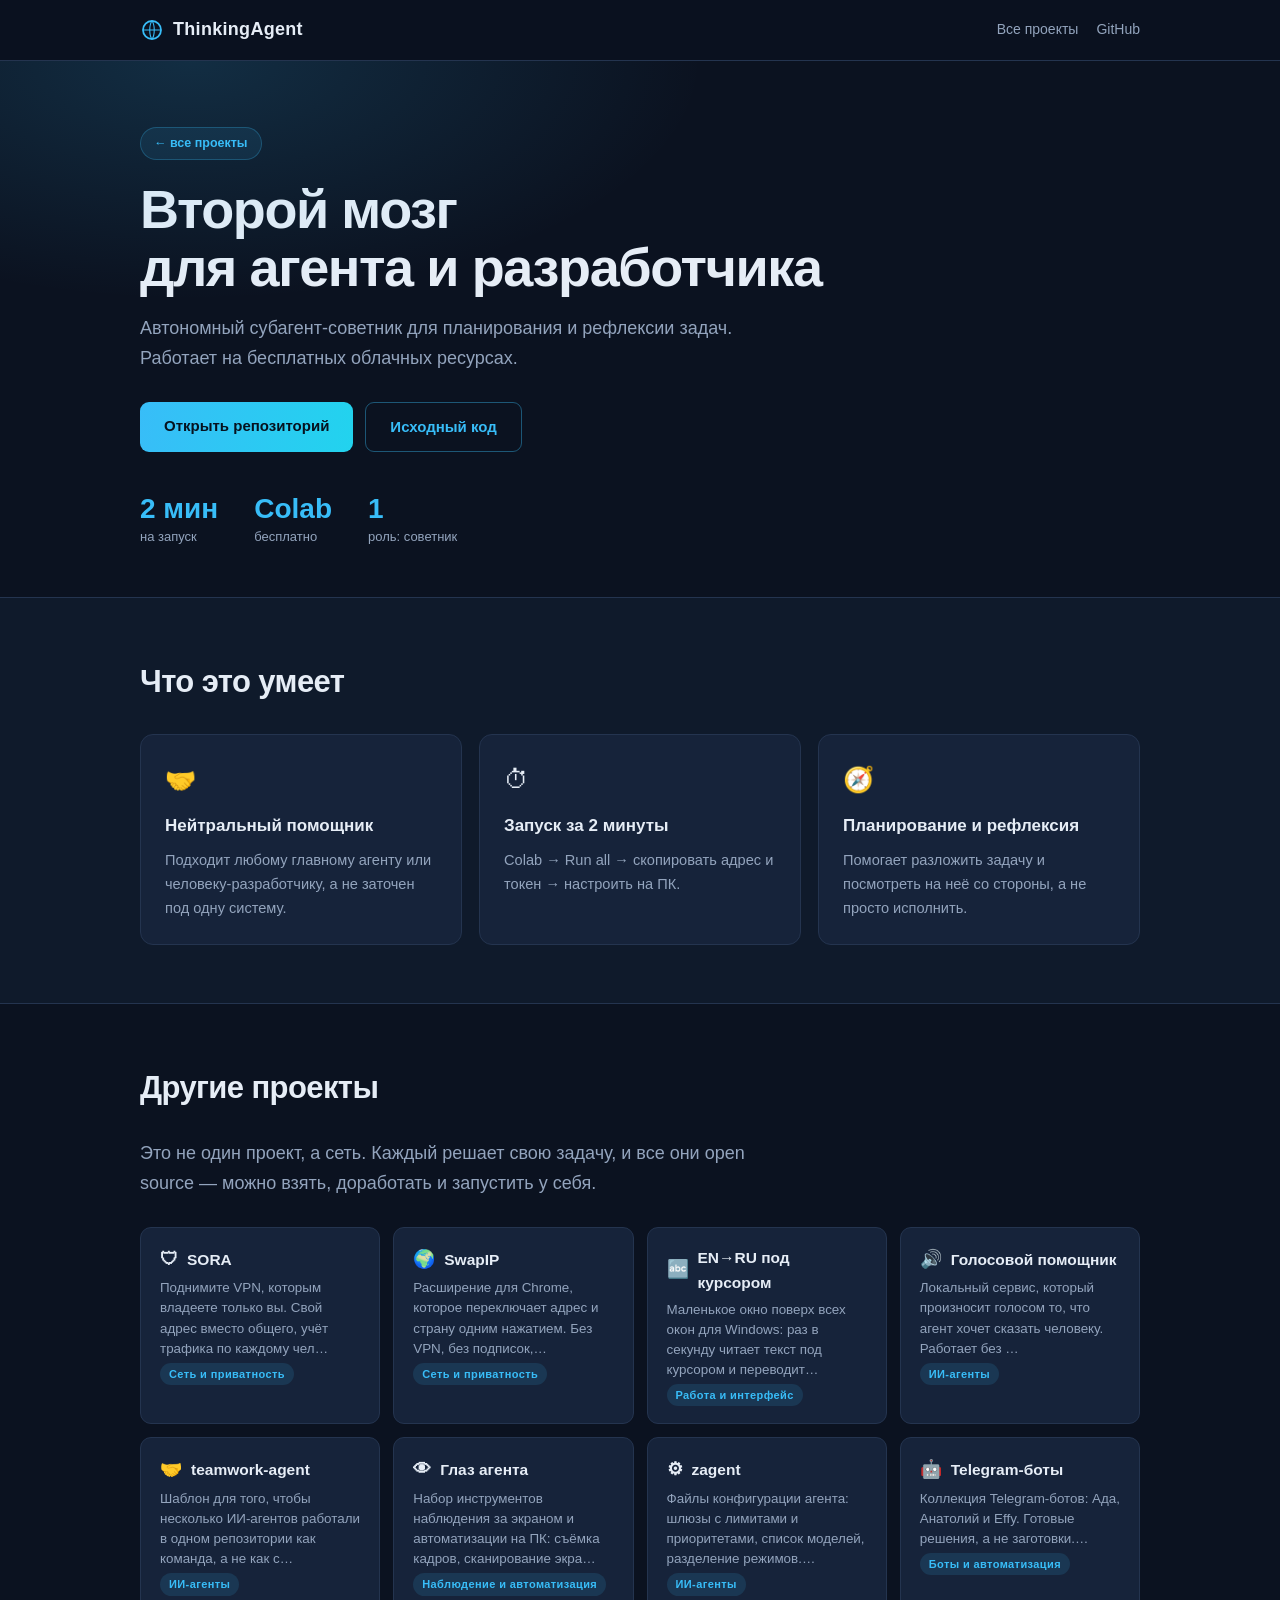
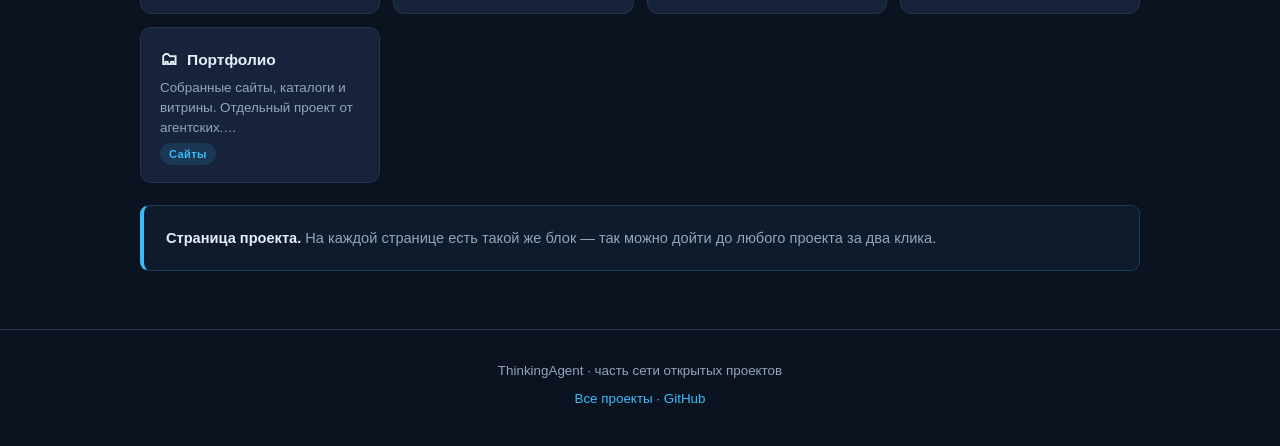
<file: docs/index.html>
<!DOCTYPE html>
<html lang="ru">
<head>
<meta charset="utf-8">
<meta name="viewport" content="width=device-width, initial-scale=1">
<title>ThinkingAgent — второй мозг для агента и разработчика</title>
<meta name="description" content="Автономный субагент-советник для планирования и рефлексии задач. Работает на бесплатных облачных ресурсах.">
<meta property="og:title" content="ThinkingAgent">
<meta property="og:description" content="Автономный субагент-советник для планирования и рефлексии задач. Работает на бесплатных облачных ресурсах.">
<meta property="og:type" content="website">
<link rel="stylesheet" href="style.css">
</head>
<body>

<header class="nav"><div class="wrap">
  <a class="brand" href="https://petrles444-source.github.io/network-site/">
    <svg width="24" height="24" viewBox="0 0 24 24" fill="none" aria-hidden="true">
      <circle cx="12" cy="12" r="9" stroke="#38bdf8" stroke-width="1.8"/>
      <path d="M3 12h18M12 3c3 3.5 3 14.5 0 18M12 3c-3 3.5-3 14.5 0 18"
            stroke="#38bdf8" stroke-width="1.1"/>
    </svg>
    <span>ThinkingAgent</span>
  </a>
  <nav>
    <a class="net-btn" href="https://petrles444-source.github.io/network-site/">Все проекты</a>
    <a class="net-btn" href="https://github.com/petrles444-source/agent" target="_blank" rel="noopener">GitHub</a>
  </nav>
</div></header>

<section class="hero"><div class="wrap">
  <a class="crumb" href="https://petrles444-source.github.io/network-site/">← все проекты</a>
  <h1>Второй мозг<br>для агента и разработчика</h1>
  <p class="lead">Автономный субагент-советник для планирования и рефлексии задач. Работает на бесплатных облачных ресурсах.</p>
  <div class="cta">
    <a class="btn btn-main" href="https://github.com/petrles444-source/agent" target="_blank" rel="noopener">Открыть репозиторий</a>
    <a class="btn btn-ghost" href="https://github.com/petrles444-source/agent" target="_blank" rel="noopener">Исходный код</a>
  </div>
  <div class="facts">
      <div><b>2 мин</b><span>на запуск</span></div>
      <div><b>Colab</b><span>бесплатно</span></div>
      <div><b>1</b><span>роль: советник</span></div>
  </div>
</div></section>

<section class="sect alt"><div class="wrap">
  <h2>Что это умеет</h2>
  <div class="cards">
      <div class="card">
        <div class="ico">🤝</div>
        <h3>Нейтральный помощник</h3>
        <p>Подходит любому главному агенту или человеку-разработчику, а не заточен под одну систему.</p>
      </div>
      <div class="card">
        <div class="ico">⏱</div>
        <h3>Запуск за 2 минуты</h3>
        <p>Colab → Run all → скопировать адрес и токен → настроить на ПК.</p>
      </div>
      <div class="card">
        <div class="ico">🧭</div>
        <h3>Планирование и рефлексия</h3>
        <p>Помогает разложить задачу и посмотреть на неё со стороны, а не просто исполнить.</p>
      </div>
  </div>
</div></section>

<section class="sect"><div class="wrap">
  <h2>Другие проекты</h2>
  <p class="lead">Это не один проект, а сеть. Каждый решает свою задачу,
     и все они open source — можно взять, доработать и запустить у себя.</p>
  <div class="net">
      <a class="net" href="https://petrles444-source.github.io/SORA/">
        <span class="t"><em>🛡</em>SORA</span>
        <span class="d">Поднимите VPN, которым владеете только вы. Свой адрес вместо общего, учёт трафика по каждому чел…</span>
        <span class="badge">Сеть и приватность</span>
      </a>
      <a class="net" href="https://petrles444-source.github.io/SwapIP/">
        <span class="t"><em>🌍</em>SwapIP</span>
        <span class="d">Расширение для Chrome, которое переключает адрес и страну одним нажатием. Без VPN, без подписок,…</span>
        <span class="badge">Сеть и приватность</span>
      </a>
      <a class="net" href="https://petrles444-source.github.io/translator/">
        <span class="t"><em>🔤</em>EN→RU под курсором</span>
        <span class="d">Маленькое окно поверх всех окон для Windows: раз в секунду читает текст под курсором и переводит…</span>
        <span class="badge">Работа и интерфейс</span>
      </a>
      <a class="net" href="https://petrles444-source.github.io/golos-assistent/">
        <span class="t"><em>🔊</em>Голосовой помощник</span>
        <span class="d">Локальный сервис, который произносит голосом то, что агент хочет сказать человеку. Работает без …</span>
        <span class="badge">ИИ-агенты</span>
      </a>
      <a class="net" href="https://petrles444-source.github.io/teamwork-agent/">
        <span class="t"><em>🤝</em>teamwork-agent</span>
        <span class="d">Шаблон для того, чтобы несколько ИИ-агентов работали в одном репозитории как команда, а не как с…</span>
        <span class="badge">ИИ-агенты</span>
      </a>
      <a class="net" href="https://petrles444-source.github.io/glaz-agenta/">
        <span class="t"><em>👁</em>Глаз агента</span>
        <span class="d">Набор инструментов наблюдения за экраном и автоматизации на ПК: съёмка кадров, сканирование экра…</span>
        <span class="badge">Наблюдение и автоматизация</span>
      </a>
      <a class="net" href="https://petrles444-source.github.io/zagent/">
        <span class="t"><em>⚙</em>zagent</span>
        <span class="d">Файлы конфигурации агента: шлюзы с лимитами и приоритетами, список моделей, разделение режимов.…</span>
        <span class="badge">ИИ-агенты</span>
      </a>
      <a class="net" href="https://petrles444-source.github.io/tgbot/">
        <span class="t"><em>🤖</em>Telegram-боты</span>
        <span class="d">Коллекция Telegram-ботов: Ада, Анатолий и Effy. Готовые решения, а не заготовки.…</span>
        <span class="badge">Боты и автоматизация</span>
      </a>
      <a class="net" href="https://petrles444-source.github.io/portfolio/">
        <span class="t"><em>🗂</em>Портфолио</span>
        <span class="d">Собранные сайты, каталоги и витрины. Отдельный проект от агентских.…</span>
        <span class="badge">Сайты</span>
      </a>
  </div>
  <div class="note" style="margin-top:22px"><b>Страница проекта.</b>
    На каждой странице есть такой же блок — так можно дойти до любого проекта
    за два клика.</div>
</div></section>

<footer><div class="wrap">
  <p>ThinkingAgent · часть сети открытых проектов</p>
  <p><a href="https://petrles444-source.github.io/network-site/">Все проекты</a> ·
     <a href="https://github.com/petrles444-source/agent" target="_blank" rel="noopener">GitHub</a></p>
</div></footer>

</body>
</html>
</file>
<file: docs/style.css>
/* Сеть проектов — общий стиль. Один файл на все страницы. */
:root{
  --bg:#0b1220; --bg-alt:#0f1a2b; --card:#16233a; --line:#24344f;
  --txt:#e6edf6; --dim:#93a4bd; --accent:#38bdf8; --accent2:#22d3ee;
}
*{box-sizing:border-box;margin:0;padding:0}
html{scroll-behavior:smooth;scroll-padding-top:74px}
body{background:var(--bg);color:var(--txt);line-height:1.65;
  font-family:-apple-system,"Segoe UI",Roboto,"Helvetica Neue",Arial,sans-serif;
  -webkit-font-smoothing:antialiased}
.wrap{max-width:1040px;margin:0 auto;padding:0 20px}

.nav{position:sticky;top:0;z-index:50;background:rgba(11,18,32,.9);
  backdrop-filter:blur(12px);border-bottom:1px solid var(--line)}
.nav .wrap{display:flex;align-items:center;justify-content:space-between;height:60px}
.brand{display:flex;align-items:center;gap:9px;color:var(--txt);text-decoration:none;
  font-weight:800;font-size:18px;letter-spacing:.3px}
.nav nav{display:flex;align-items:center;gap:18px}
.nav nav a{color:var(--dim);text-decoration:none;font-size:14px}
.nav nav a:hover{color:var(--accent)}

.hero{padding:66px 0 50px;position:relative;overflow:hidden}
.hero::before{content:"";position:absolute;inset:-45% 45% auto -25%;height:480px;
  background:radial-gradient(closest-side,rgba(56,189,248,.16),transparent);pointer-events:none}
.crumb{display:inline-flex;align-items:center;gap:7px;margin-bottom:20px;
  padding:5px 13px;border-radius:999px;background:rgba(56,189,248,.09);
  border:1px solid rgba(56,189,248,.26);color:var(--accent);
  font-size:12.5px;font-weight:600;text-decoration:none}
.crumb:hover{background:rgba(56,189,248,.16)}
.hero h1{font-size:clamp(31px,6vw,54px);line-height:1.08;font-weight:800;
  letter-spacing:-1.4px;margin-bottom:18px;max-width:15em}
.lead{font-size:clamp(15.5px,2.1vw,18px);color:var(--dim);max-width:660px;margin-bottom:28px}
.cta{display:flex;gap:12px;flex-wrap:wrap;margin-bottom:40px}
.btn{display:inline-block;padding:12px 24px;border-radius:9px;text-decoration:none;
  font-weight:700;font-size:15px;transition:transform .12s,filter .15s}
.btn:hover{transform:translateY(-2px)}
.btn-main{background:linear-gradient(100deg,var(--accent),var(--accent2));color:#06121f}
.btn-main:hover{filter:brightness(1.08)}
.btn-ghost{background:transparent;color:var(--accent);border:1.5px solid rgba(56,189,248,.4)}
.btn-ghost:hover{background:rgba(56,189,248,.08)}

.facts{display:flex;gap:36px;flex-wrap:wrap}
.facts div{display:flex;flex-direction:column}
.facts b{font-size:28px;font-weight:800;color:var(--accent);line-height:1.2}
.facts span{font-size:13px;color:var(--dim)}

.sect{padding:58px 0;border-top:1px solid var(--line)}
.sect.alt{background:var(--bg-alt)}
.sect h2{font-size:clamp(23px,3.6vw,31px);font-weight:800;letter-spacing:-.6px;margin-bottom:26px}

.cards{display:grid;grid-template-columns:repeat(auto-fit,minmax(272px,1fr));gap:17px}
.card{background:var(--card);border:1px solid var(--line);border-radius:13px;padding:24px}
.card .ico{font-size:25px;margin-bottom:12px}
.card h3{font-size:17px;font-weight:700;margin-bottom:8px}
.card p{color:var(--dim);font-size:14.6px}

.note{margin-top:22px;padding:20px 22px;background:rgba(56,189,248,.05);
  border:1px solid rgba(56,189,248,.22);border-left:4px solid var(--accent);
  border-radius:9px;color:var(--dim);font-size:14.6px}
.note b{color:var(--txt)}

/* ---- сеть проектов ---- */
.net,.net-card{display:grid;grid-template-columns:repeat(auto-fit,minmax(240px,1fr));gap:13px}
.net a,.net-card a{display:flex;flex-direction:column;gap:4px;padding:17px 19px;border-radius:11px;
  background:var(--card);border:1px solid var(--line);text-decoration:none;transition:.15s}
.net a:hover,.net-card a:hover{border-color:rgba(56,189,248,.55);background:rgba(56,189,248,.06);transform:translateY(-2px)}
.net .t,.net-card .t{display:flex;align-items:center;gap:9px;font-weight:700;font-size:15.5px;color:var(--txt)}
.net .t em{font-style:normal;font-size:18px}
.net .d,.net-card .d{font-size:13.4px;color:var(--dim);line-height:1.5}
.net a.me{border-color:rgba(56,189,248,.5);background:rgba(56,189,248,.07)}
.badge{align-self:flex-start;font-size:11px;font-weight:700;letter-spacing:.4px;
  color:var(--accent);background:rgba(56,189,248,.13);padding:2px 9px;border-radius:999px}

footer{padding:30px 0;border-top:1px solid var(--line);text-align:center;
  color:var(--dim);font-size:13.4px}
footer a{color:var(--accent);text-decoration:none}
footer p{margin-bottom:6px}

@media(max-width:700px){
  .nav nav a:not(.net-btn){display:none}
  .hero{padding:44px 0 36px}
  .facts{gap:24px}.facts b{font-size:23px}
  .sect{padding:44px 0}
  .cta .btn{width:100%;text-align:center}
}
</file>
